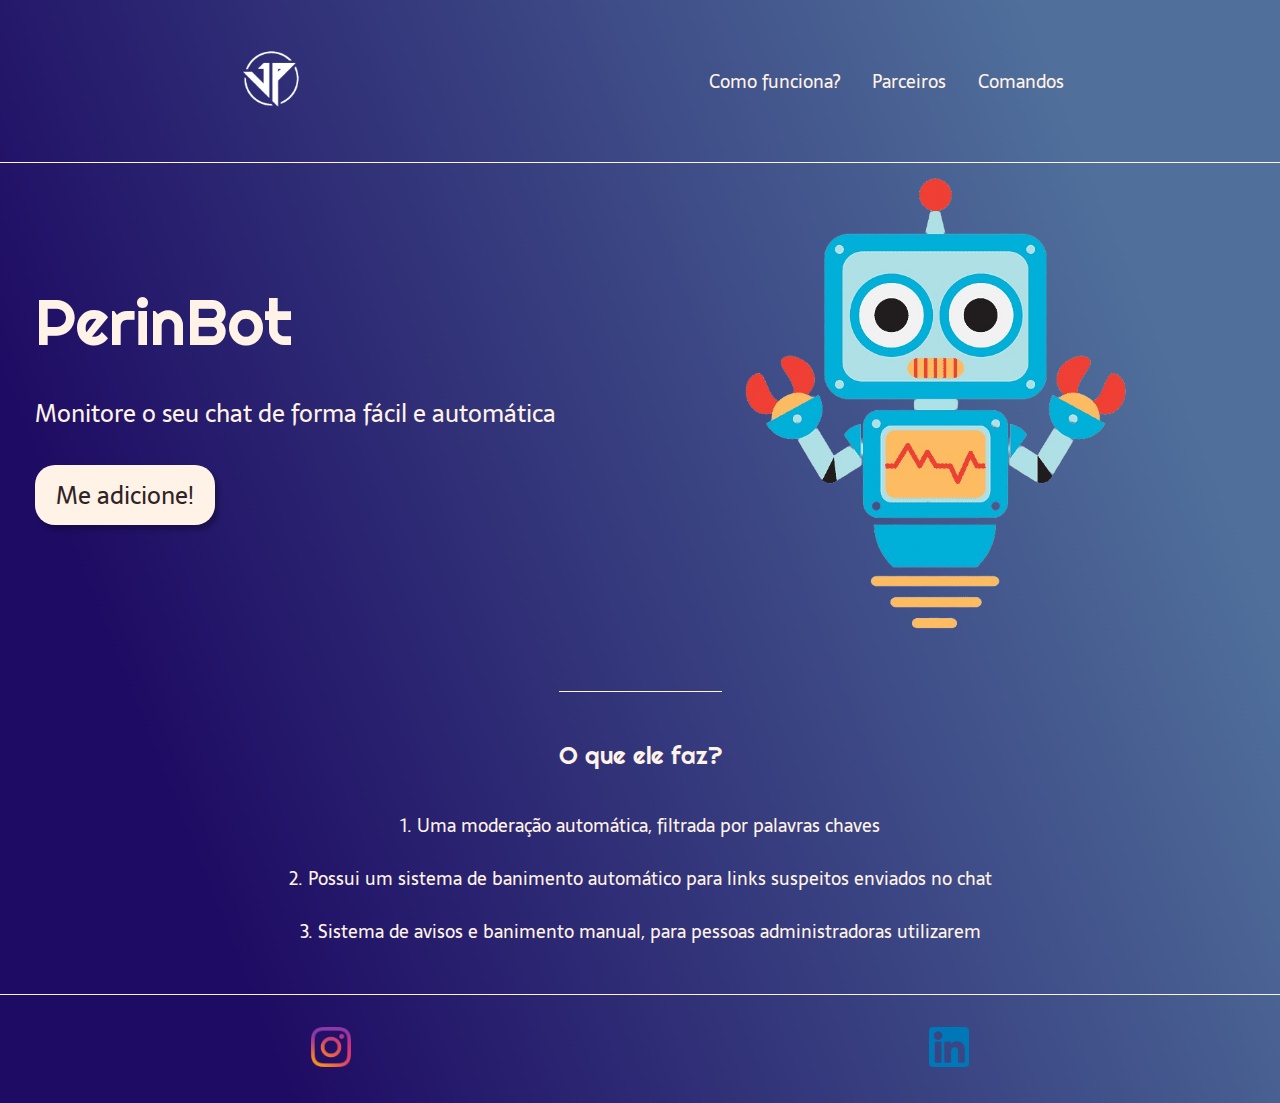
<file: index.html>
<!DOCTYPE html>
<html lang="pt-br">

    <head>
        <meta charset="UTF-8">
        <meta name="viewport" content="width=device-width, initial-scale=1.0">
        <meta name="description" content="Bot para moderação de chats de LiveStream!">
        <title>PerinBot - Modere seu chat de forma fácil!</title>
        <link rel="stylesheet" type="text/css" href="/css/style.css">
        <link rel="icon" type="imagem/png" href="/img/BRANCA SEM FUNDO.png" />
    </head>

    <body>
        <header class="cabecalho">
            <a href="index.html">
            <img class="cabecalho-img" src="/img/BRANCA SEM FUNDO.png" alt="Logo do projeto">
            </a>
            <nav class="cabecalho-menu">
                <a href="/paginas/como-funciona.html" class="cabecalho-menu-item" >Como funciona?</a>
                <a href="/paginas/parceiros.html" class="cabecalho-menu-item">Parceiros</a>
                <a href="/paginas/comandos.html" class="cabecalho-menu-item">Comandos</a>
            </nav>
        </header>

        <main class="conteudo">
            <section class="conteudo-principal">
                <div class="conteudo-principal-escrito">
                    <h1 class="conteudo-principal-escrito-titulo">PerinBot</h1>
                    <h2 class="conteudo-principal-escrito-subtitulo">Monitore o seu chat de forma fácil e automática</h2>
                    <button class="conteudo-principal-escrito-botao">Me adicione!</button>
                </div>
                <img class="conteudo-principal-img" src="/img/bot2.png" alt="Imagem do bot">
            </section>

            <section class="conteudo-secundario">
                <h3 class="conteudo-secundario-titulo">O que ele faz?</h3>
                <p class="conteudo-secundario-paragrafo">1. Uma <strong>moderação automática</strong>, filtrada por palavras chaves</p>
                <p class="conteudo-secundario-paragrafo">2. Possui um <strong>sistema de banimento automático</strong> para links suspeitos enviados no chat</p>
                <p class="conteudo-secundario-paragrafo">3. <strong>Sistema de avisos e banimento manual</strong>, para pessoas administradoras utilizarem</p>
            </section>
        </main>

        <footer class="rodape">
            <a href="https://www.instagram.com/jperin_/" target="_blank" class="rodape-img-ancora"><img class="rodape-img" src="/img/insta.png" alt="Logo instagram"></a>
            <a href="https://www.linkedin.com/in/jo%C3%A3o-vitor-perin-53130820a/" target="_blank" class="rodape-img-ancora"><img class="rodape-img" src="/img/linkedin.png" alt="Logo linkedin"></a>
            
        </footer>
    </body>
</html>
</file>
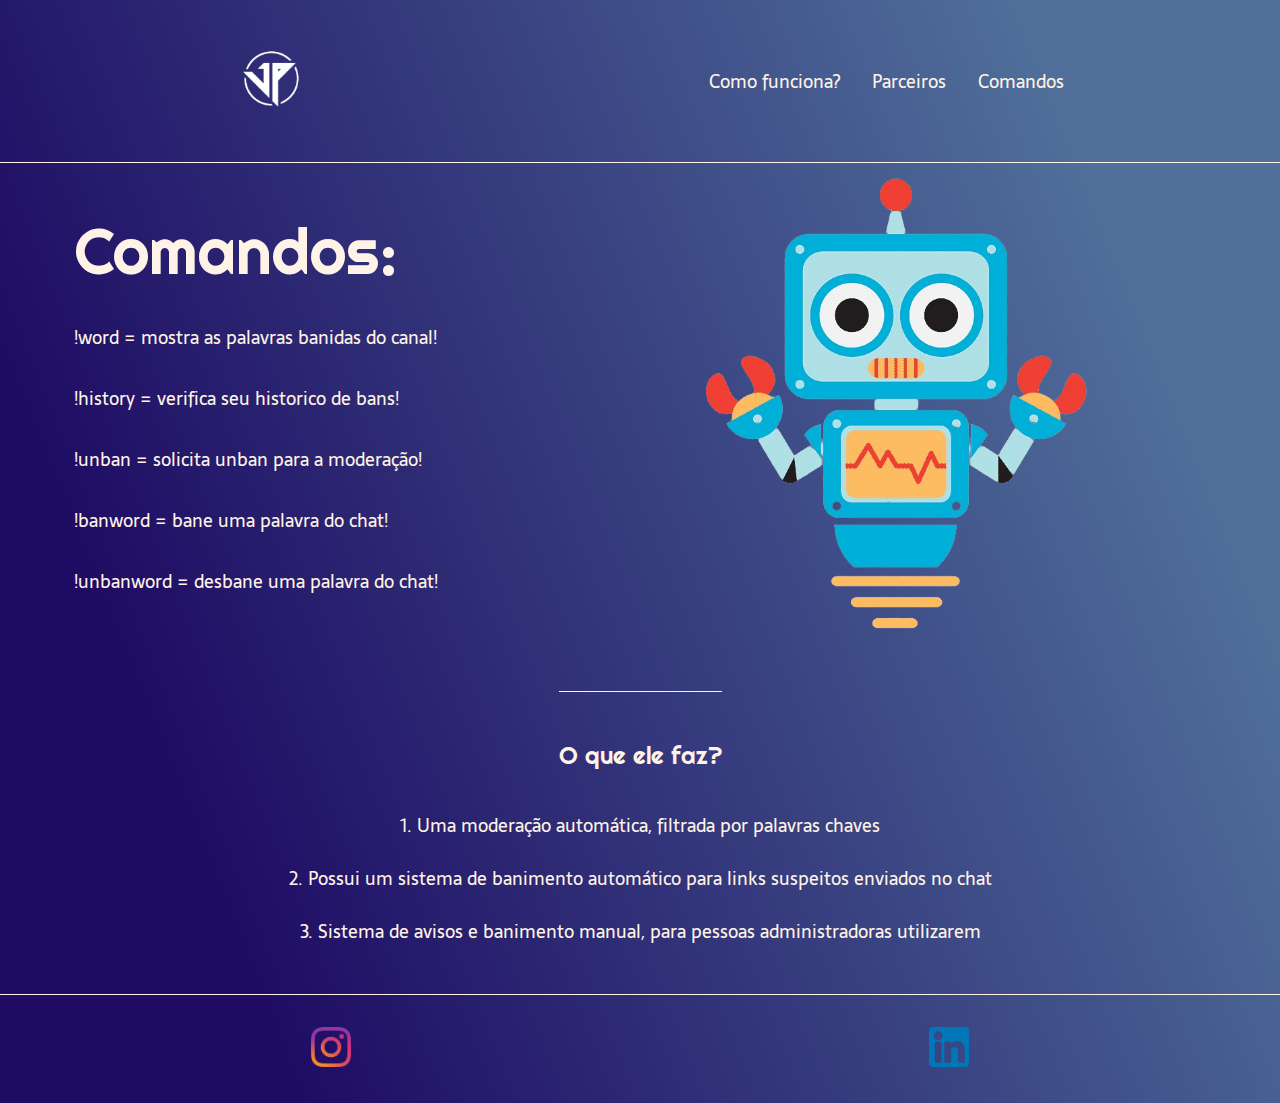
<file: paginas/comandos.html>
<!DOCTYPE html>
<html lang="pt-br">

    <head>
        <meta charset="UTF-8">
        <meta name="viewport" content="width=device-width, initial-scale=1.0">
        <meta name="description" content="Bot para moderação de chats de LiveStream!">
        <title>PerinBot - Modere seu chat de forma fácil!</title>
        <link rel="stylesheet" type="text/css" href="/css/style.css">
        <link rel="icon" type="imagem/png" href="/img/BRANCA SEM FUNDO.png" />
    </head>

    <body>
        <header class="cabecalho">
            <a href="../index.html">
            <img class="cabecalho-img" src="/img/BRANCA SEM FUNDO.png" alt="Logo do projeto">
            </a>
            <nav class="cabecalho-menu">
                <a href="/paginas/como-funciona.html" class="cabecalho-menu-item" >Como funciona?</a>
                <a href="/paginas/parceiros.html" class="cabecalho-menu-item">Parceiros</a>
                <a href="/paginas/comandos.html" class="cabecalho-menu-item">Comandos</a>
            </nav>
        </header>

        <main class="conteudo">
            <section class="conteudo-principal">
                <div class="conteudo-principal-escrito">
                    <h1 class="conteudo-principal-escrito-titulo">Comandos:</h1>
                        <p class="conteudo-secundario-paragrafo"><strong>!word</strong> = mostra as palavras banidas do canal!</p>
                        <p class="conteudo-secundario-paragrafo"><strong>!history</strong> = verifica seu historico de bans!</p>
                        <p class="conteudo-secundario-paragrafo"><strong>!unban</strong> = solicita unban para a moderação!</p>
                        <p class="conteudo-secundario-paragrafo"><strong>!banword</strong> = bane uma palavra do chat!</p>
                        <p class="conteudo-secundario-paragrafo"><strong>!unbanword</strong> = desbane uma palavra do chat!</p>
                </div>
                <img class="conteudo-principal-img" src="/img/bot2.png" alt="Imagem do bot">
            </section>

            <section class="conteudo-secundario">
                <h3 class="conteudo-secundario-titulo">O que ele faz?</h3>
                <p class="conteudo-secundario-paragrafo">1. Uma <strong>moderação automática</strong>, filtrada por palavras chaves</p>
                <p class="conteudo-secundario-paragrafo">2. Possui um <strong>sistema de banimento automático</strong> para links suspeitos enviados no chat</p>
                <p class="conteudo-secundario-paragrafo">3. <strong>Sistema de avisos e banimento manual</strong>, para pessoas administradoras utilizarem</p>
            </section>
        </main>

        <footer class="rodape">
            <a href="https://www.instagram.com/jperin_/" target="_blank" class="rodape-img-ancora"><img class="rodape-img" src="/img/insta.png" alt="Logo instagram"></a>
            <a href="https://www.linkedin.com/in/jo%C3%A3o-vitor-perin-53130820a/" target="_blank" class="rodape-img-ancora"><img class="rodape-img" src="/img/linkedin.png" alt="Logo linkedin"></a>
            
        </footer>
    </body>
</html>
</file>
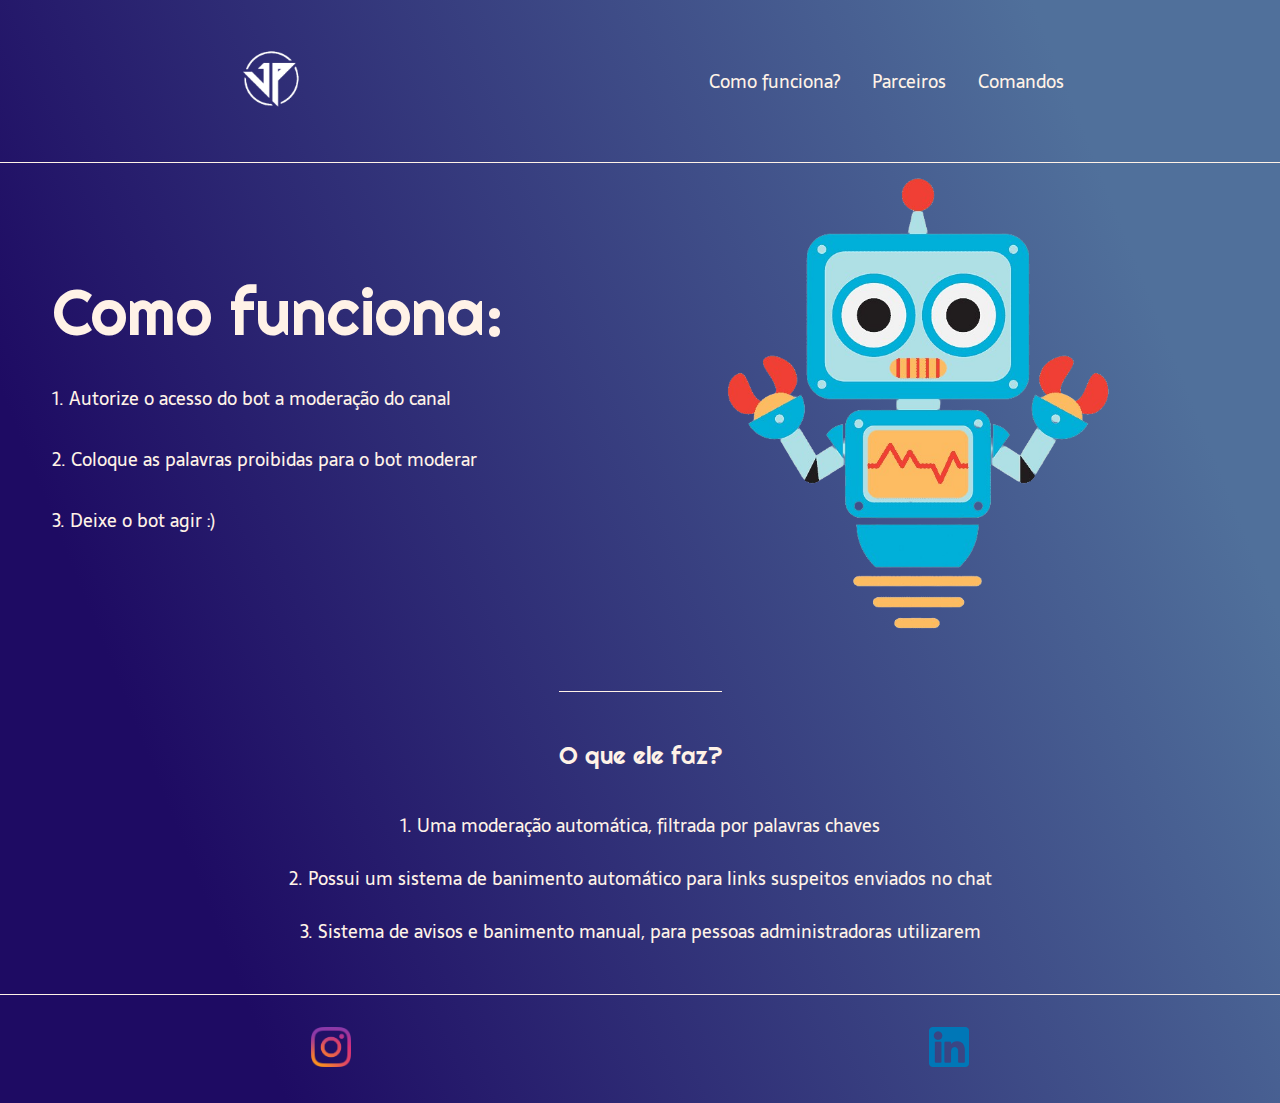
<file: paginas/como-funciona.html>
<!DOCTYPE html>
<html lang="pt-br">

    <head>
        <meta charset="UTF-8">
        <meta name="viewport" content="width=device-width, initial-scale=1.0">
        <meta name="description" content="Bot para moderação de chats de LiveStream!">
        <title>PerinBot - Modere seu chat de forma fácil!</title>
        <link rel="stylesheet" type="text/css" href="/css/style.css">
        <link rel="icon" type="imagem/png" href="/img/BRANCA SEM FUNDO.png" />
    </head>

    <body>
        <header class="cabecalho">
            <a href="../index.html">
            <img class="cabecalho-img" src="/img/BRANCA SEM FUNDO.png" alt="Logo do projeto">
            </a>
            <nav class="cabecalho-menu">
                <a href="/paginas/como-funciona.html" class="cabecalho-menu-item" >Como funciona?</a>
                <a href="/paginas/parceiros.html" class="cabecalho-menu-item">Parceiros</a>
                <a href="/paginas/comandos.html" class="cabecalho-menu-item">Comandos</a>
            </nav>
        </header>

        <main class="conteudo">
            <section class="conteudo-principal">
                <div class="conteudo-principal-escrito">
                <p class="conteudo-principal-escrito-titulo">Como funciona:</p>  
                <p class="conteudo-secundario-paragrafo">1. <strong>Autorize o acesso</strong> do bot a moderação do canal</p>
                <p class="conteudo-secundario-paragrafo">2. Coloque as <strong>palavras proibidas</strong> para o bot moderar</p>
                <p class="conteudo-secundario-paragrafo">3. <strong>Deixe o bot agir :)</strong></p>
                </div>
                <img class="conteudo-principal-img" src="/img/bot2.png" alt="Imagem do bot">
            </section>

            <section class="conteudo-secundario">
                <h3 class="conteudo-secundario-titulo">O que ele faz?</h3>
                <p class="conteudo-secundario-paragrafo">1. Uma <strong>moderação automática</strong>, filtrada por palavras chaves</p>
                <p class="conteudo-secundario-paragrafo">2. Possui um <strong>sistema de banimento automático</strong> para links suspeitos enviados no chat</p>
                <p class="conteudo-secundario-paragrafo">3. <strong>Sistema de avisos e banimento manual</strong>, para pessoas administradoras utilizarem</p>
            </section>

        </main>

        <footer class="rodape">
            <a href="https://www.instagram.com/jperin_/" target="_blank" class="rodape-img-ancora"><img class="rodape-img" src="/img/insta.png" alt="Logo instagram"></a>
            <a href="https://www.linkedin.com/in/jo%C3%A3o-vitor-perin-53130820a/" target="_blank" class="rodape-img-ancora"><img class="rodape-img" src="/img/linkedin.png" alt="Logo linkedin"></a>
            
        </footer>
    </body>
</html>
</file>
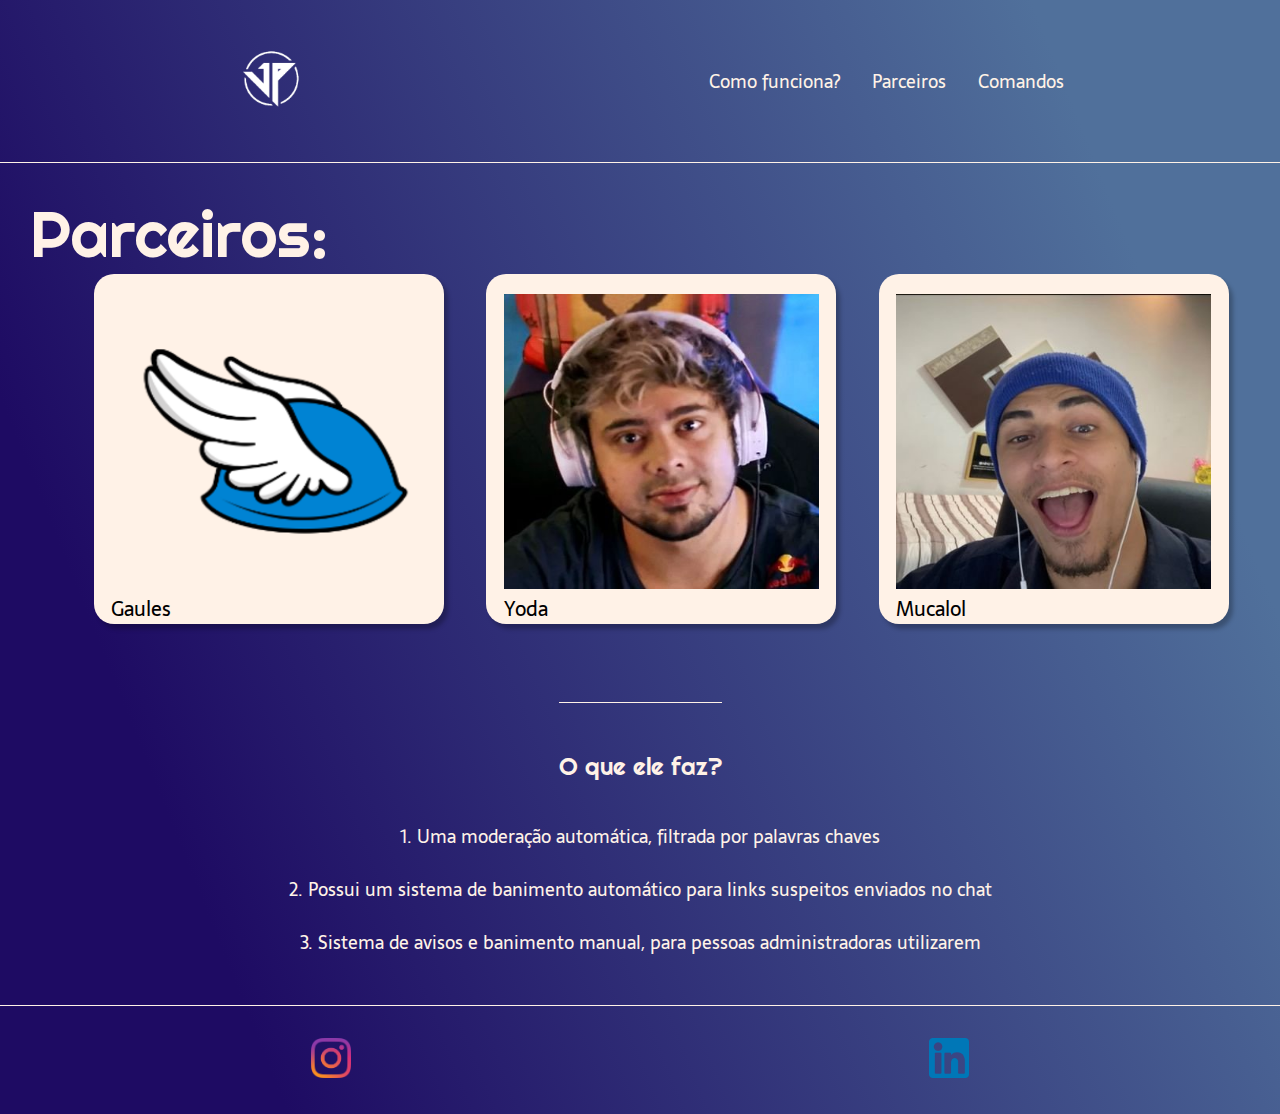
<file: paginas/parceiros.html>
<!DOCTYPE html>
<html lang="pt-br">

    <head>
        <meta charset="UTF-8">
        <meta name="viewport" content="width=device-width, initial-scale=1.0">
        <meta name="description" content="Bot para moderação de chats de LiveStream!">
        <title>PerinBot - Modere seu chat de forma fácil!</title>
        <link rel="stylesheet" type="text/css" href="/css/style.css">
        <link rel="icon" type="imagem/png" href="/img/BRANCA SEM FUNDO.png" />
    </head>

    <body>
        <header class="cabecalho">
            <a href="../index.html">
            <img class="cabecalho-img" src="/img/BRANCA SEM FUNDO.png" alt="Logo do projeto">
            </a>
            <nav class="cabecalho-menu">
                <a href="/paginas/como-funciona.html" class="cabecalho-menu-item" >Como funciona?</a>
                <a href="/paginas/parceiros.html" class="cabecalho-menu-item">Parceiros</a>
                <a href="/paginas/comandos.html" class="cabecalho-menu-item">Comandos</a>
            </nav>
        </header>

        <main class="conteudo">
            <section class="cards-parceiros">
                <h1 class="conteudo-principal-escrito-titulo">Parceiros:</h1>
                <div class="div-central">
                    <a href="https://www.twitch.tv/gaules/" target="_blank">
                    <div class="div-card">
                        <div class="div-img">
                            <img src="/img/gau.png"></a>         
                            <div class="div-txt">
                                <p>Gaules</p>
                            </div>
                        </div>
                    </div>
                    
                    <div class="div-card">
                        <a href="https://www.twitch.tv/yoda/" target="_blank">
                        <div class="div-img">
                            <img src="/img/yoda.jpeg"></a>
                            <div class="div-txt">
                                <p>Yoda</p>
                            </div>
                        </div>
                    </div>
    
                    <div class="div-card">
                        <a href="https://www.nimo.tv/smurfdomuca" target="_blank">
                        <div class="div-img">
                            <img src="/img/mucalol.jpeg"></a>
                            <div class="div-txt">
                                <p>Mucalol</p>
                            </div>
                        </div>
                    </div>
                </div>
                
            </section>

            <section class="conteudo-secundario">
                <h3 class="conteudo-secundario-titulo">O que ele faz?</h3>
                <p class="conteudo-secundario-paragrafo">1. Uma <strong>moderação automática</strong>, filtrada por palavras chaves</p>
                <p class="conteudo-secundario-paragrafo">2. Possui um <strong>sistema de banimento automático</strong> para links suspeitos enviados no chat</p>
                <p class="conteudo-secundario-paragrafo">3. <strong>Sistema de avisos e banimento manual</strong>, para pessoas administradoras utilizarem</p>
            </section>
        </main>

        <footer class="rodape">
            <a href="https://www.instagram.com/jperin_/" target="_blank" class="rodape-img-ancora"><img class="rodape-img" src="/img/insta.png" alt="Logo instagram"></a>
            <a href="https://www.linkedin.com/in/jo%C3%A3o-vitor-perin-53130820a/" target="_blank" class="rodape-img-ancora"><img class="rodape-img" src="/img/linkedin.png" alt="Logo linkedin"></a>
            
        </footer>
    </body>
</html>
</file>
<file: css/style.css>
@import url('https://fonts.googleapis.com/css2?family=Righteous&family=Sarala:wght@400;700&display=swap');

* {
    margin: 0;
    padding: 0;
    box-sizing: border-box;
    text-decoration: none;
}

body{
    font-size: 100%;
    background: linear-gradient(68.15deg, #1e0b63 16.62%, #50709b 85.61%);
}

.cabecalho{
    display: flex;
    flex-direction: row;
    align-items: center;
    justify-content: space-around;
    padding: 24px;
}

.cabecalho-img{
    height: 110px;
    cursor: pointer;
}

.cabecalho-menu{
    display: flex;
    gap: 32px;
}

.cabecalho-menu-item{
    color: rgba(255, 242, 231, 1);
    font-family: 'Sarala', sans-serif;
    font-weight: 400;
    font-size: 18px;
    cursor: pointer;
}

.cabecalho-menu-item:hover{
    color: #1e0b63;
    cursor: pointer;
}

.conteudo{
    margin-bottom: 48px;
    border-top: 0.4px solid #FFF2E7;
}

.conteudo-principal{
    display: flex;
    flex-direction: row;
    align-items:center;
    justify-content: space-around;
}

.conteudo-principal-escrito{
    display: flex;
    flex-direction: column;
    gap: 32px;
}

.conteudo-principal-escrito-titulo{
    font-family: 'Righteous', cursive;
    font-weight: 400;
    font-size: 64px;
    color: #FFF2E7;
}

.conteudo-principal-escrito-subtitulo{
    font-family: 'Sarala', sans-serif;
    font-weight: 400;
    font-size: 24px;
    color: rgba(255, 242, 231, 1);
}

.conteudo-principal-escrito-botao{
    background-color: rgba(255, 242, 231, 1);
    height: 60px;
    width: 180px;
    border: none;
    box-shadow: 4px 5px 4px rgba(0, 0, 0, 0.25);
    border-radius: 20px;
    font-family: 'Sarala', sans-serif;
    font-size: 24px;
    font-weight: 400;
    color: #2F2325;
    cursor: pointer;
}

.conteudo-principal-escrito-botao:hover{
    background-color: #50709b;
    color: rgba(255, 242, 231, 1);
}

.conteudo-principal-img{
    height: 480px;
}

.conteudo-secundario {
    display: flex;
    flex-direction: column;
    align-items: center;
    gap: 24px;
    margin-top: 48px;
}

.conteudo-secundario-titulo{
    border-top: 0.4px solid #FFF2E7;
    padding-top: 48px;
    font-family: 'Righteous', cursive;
    font-weight: 400;
    font-size: 24px;
    color: #FFF2E7;
    margin-bottom: 16px;
}

.conteudo-secundario-paragrafo{
    font-family: 'Sarala', sans-serif;
    font-size: 18px;
    font-weight: 300;
    color: #FFF2E7;
}

.rodape{
    padding: 32px;
    border-top: 0.4px solid #FFF2E7;
    display: flex;
    flex-direction: row;
    gap: 20px;
}

.rodape-img-ancora{
    display: block;
    margin: 0 auto;
}

.rodape-img{
    height: 40px;
}

/* css dos cards de parceiros */

.cards-parceiros{
    padding: 30px;
    height: 100%;
    width: 100%;
}

.div-central{
    display: flex;
    flex-direction: row;
    align-items:center;
    justify-content: space-around;
    text-decoration: none;
}

.div-card{
    height: 350px;
    width: 350px;
    background-color: rgba(255, 242, 231, 1);
    border-radius: 20px;
    border: none;
    box-shadow: 4px 5px 4px rgba(0, 0, 0, 0.25);
    border-radius: 20px;
}
.div-img{
    height: 90%;
    width: 90%;
    display: block;
    margin: 0 auto;
    padding-top: 20px;
    border-radius: 20px;
}

.div-img img{
    height: 100%;
    width: 100%;
}

.div-txt{
    font-family: 'Sarala', sans-serif;
    font-weight: 400;
    font-size: 20px;
}
</file>
